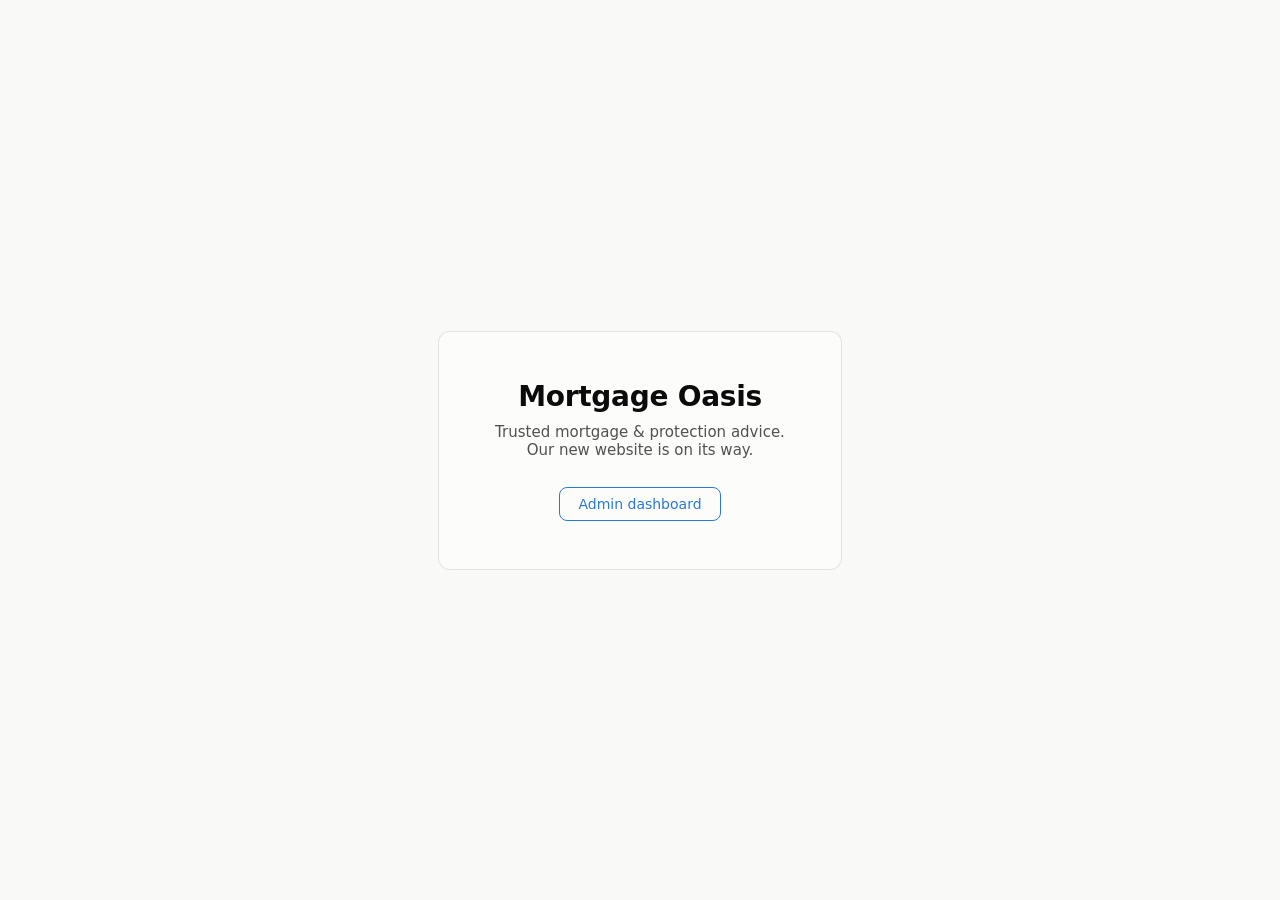
<file: index.html>
<!DOCTYPE html>
<html lang="en">
<head>
<meta charset="utf-8">
<meta name="viewport" content="width=device-width, initial-scale=1">
<meta name="robots" content="noindex">
<title>Mortgage Oasis</title>
<style>
  :root { color-scheme: light dark; }
  * { margin: 0; box-sizing: border-box; }
  body {
    font-family: system-ui, -apple-system, "Segoe UI", sans-serif;
    background: #f9f9f7; color: #0b0b0b;
    min-height: 100vh; display: grid; place-items: center;
  }
  @media (prefers-color-scheme: dark) {
    body { background: #0d0d0d; color: #ffffff; }
    .card { background: #1a1a19 !important; border-color: rgba(255,255,255,0.10) !important; }
    .muted { color: #c3c2b7 !important; }
  }
  .card {
    background: #fcfcfb; border: 1px solid rgba(11,11,11,0.10);
    border-radius: 12px; padding: 48px 56px; text-align: center; max-width: 460px;
  }
  h1 { font-size: 28px; font-weight: 650; letter-spacing: -0.01em; }
  .tagline { margin-top: 10px; font-size: 15px; }
  .muted { color: #52514e; }
  .admin-link {
    display: inline-block; margin-top: 28px; font-size: 14px; text-decoration: none;
    color: #2a78d6; border: 1px solid currentColor; border-radius: 8px; padding: 8px 18px;
  }
</style>
</head>
<body>
  <main class="card">
    <h1>Mortgage Oasis</h1>
    <p class="tagline muted">Trusted mortgage &amp; protection advice.<br>Our new website is on its way.</p>
    <!-- Placeholder landing page. Replace with the real site before go-live. -->
    <a class="admin-link" href="admin/">Admin dashboard</a>
  </main>
</body>
</html>
</file>
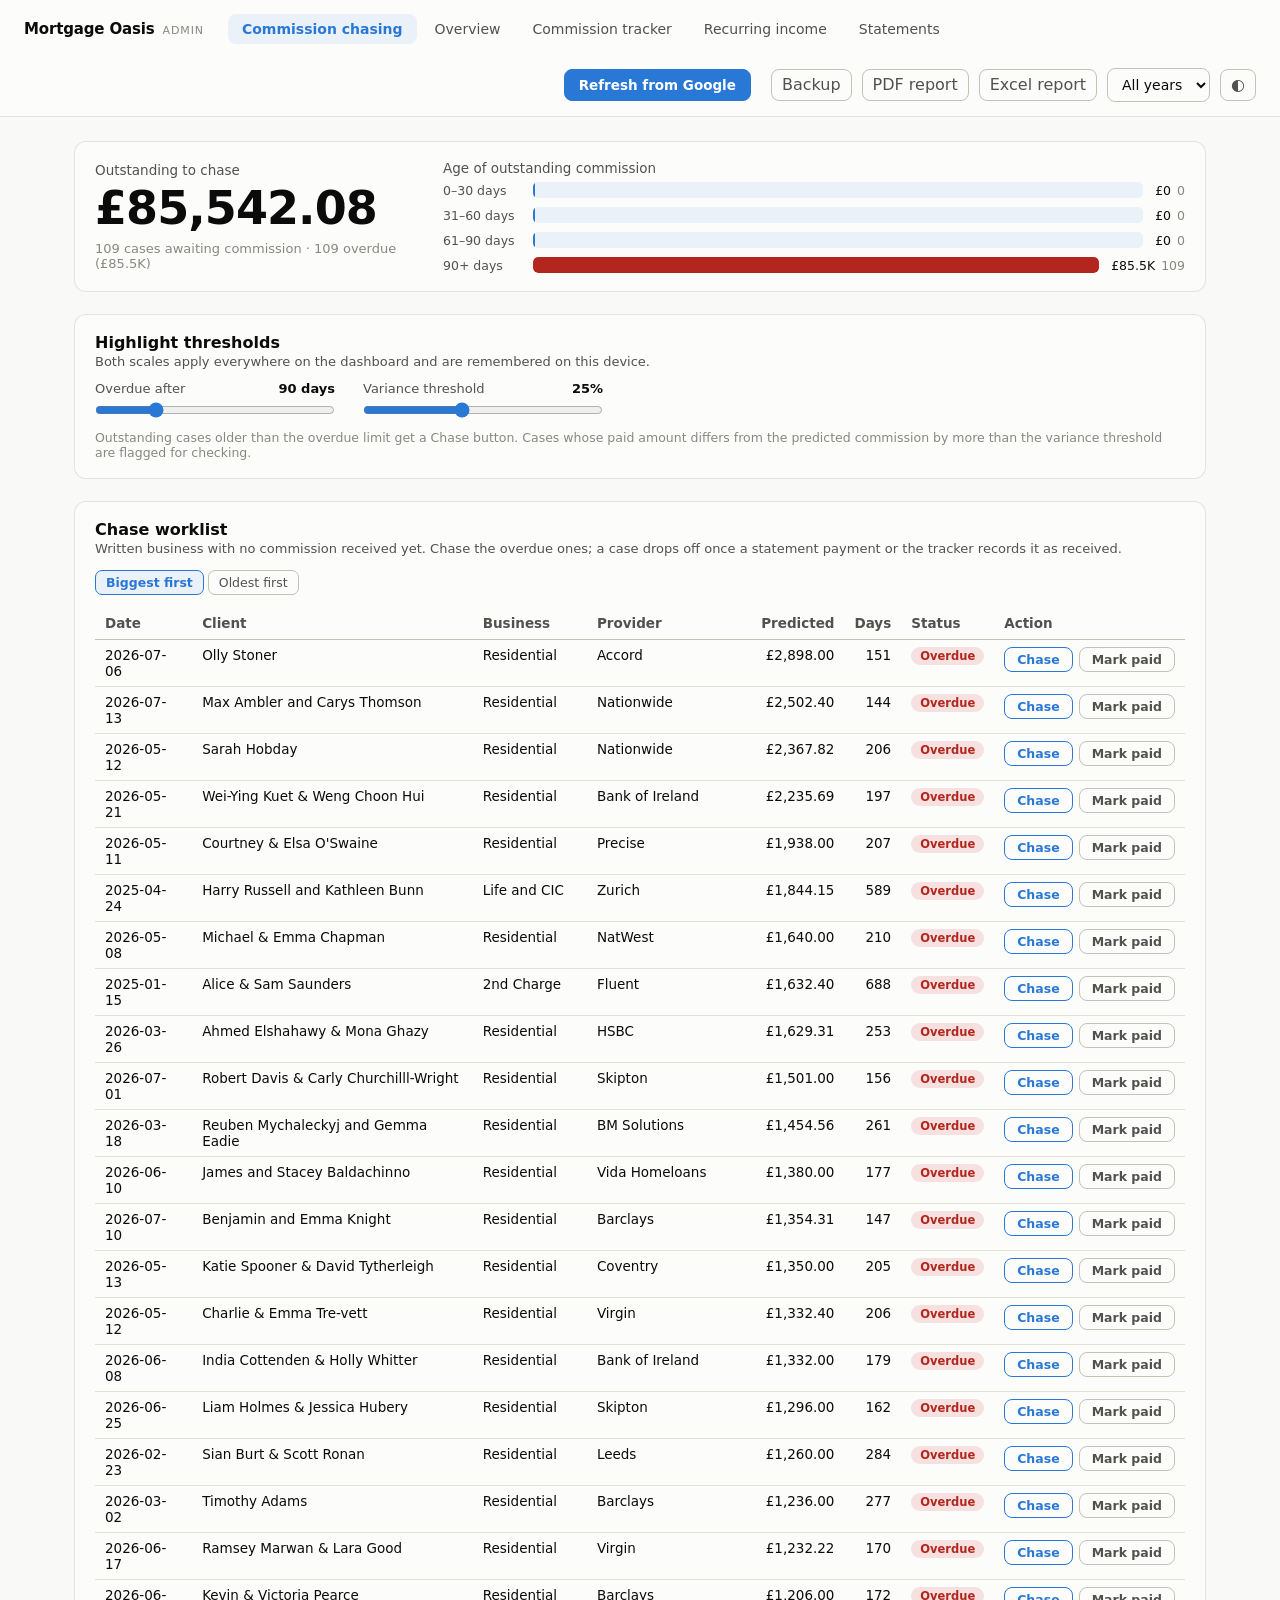
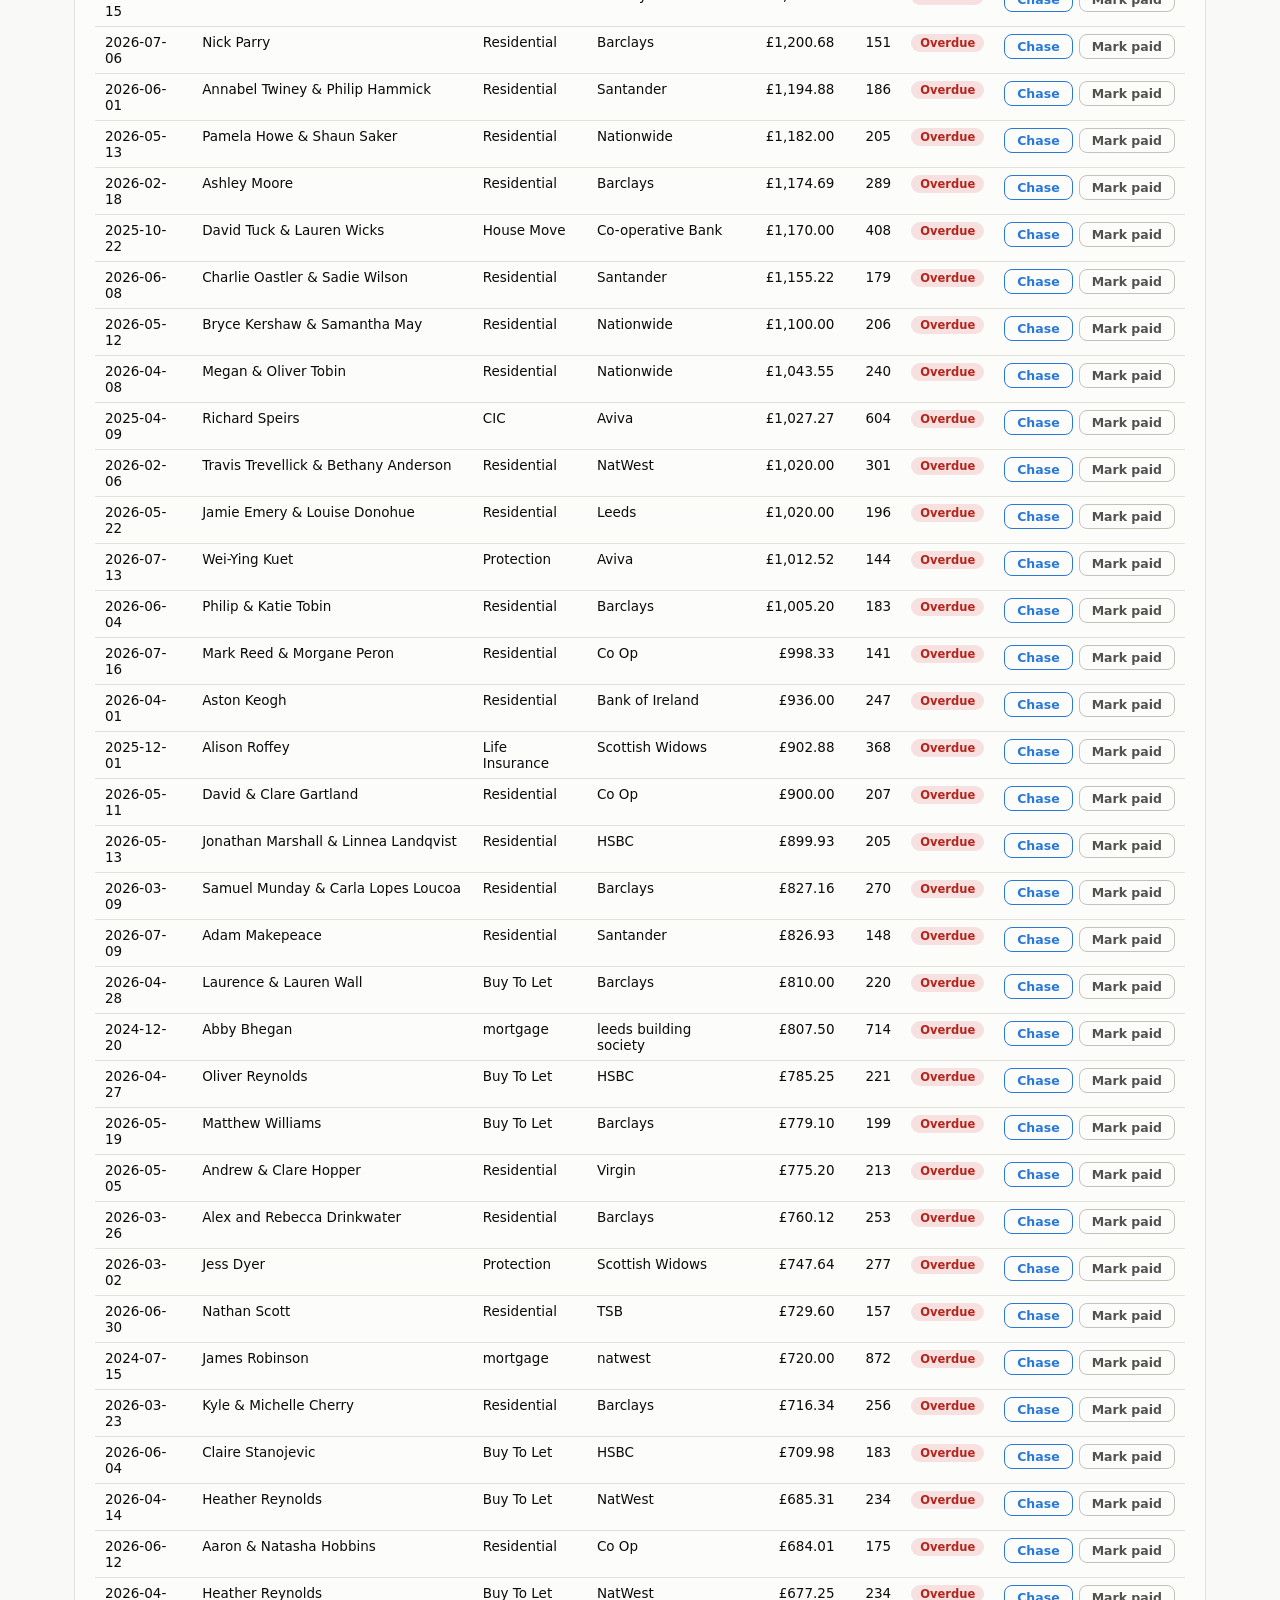
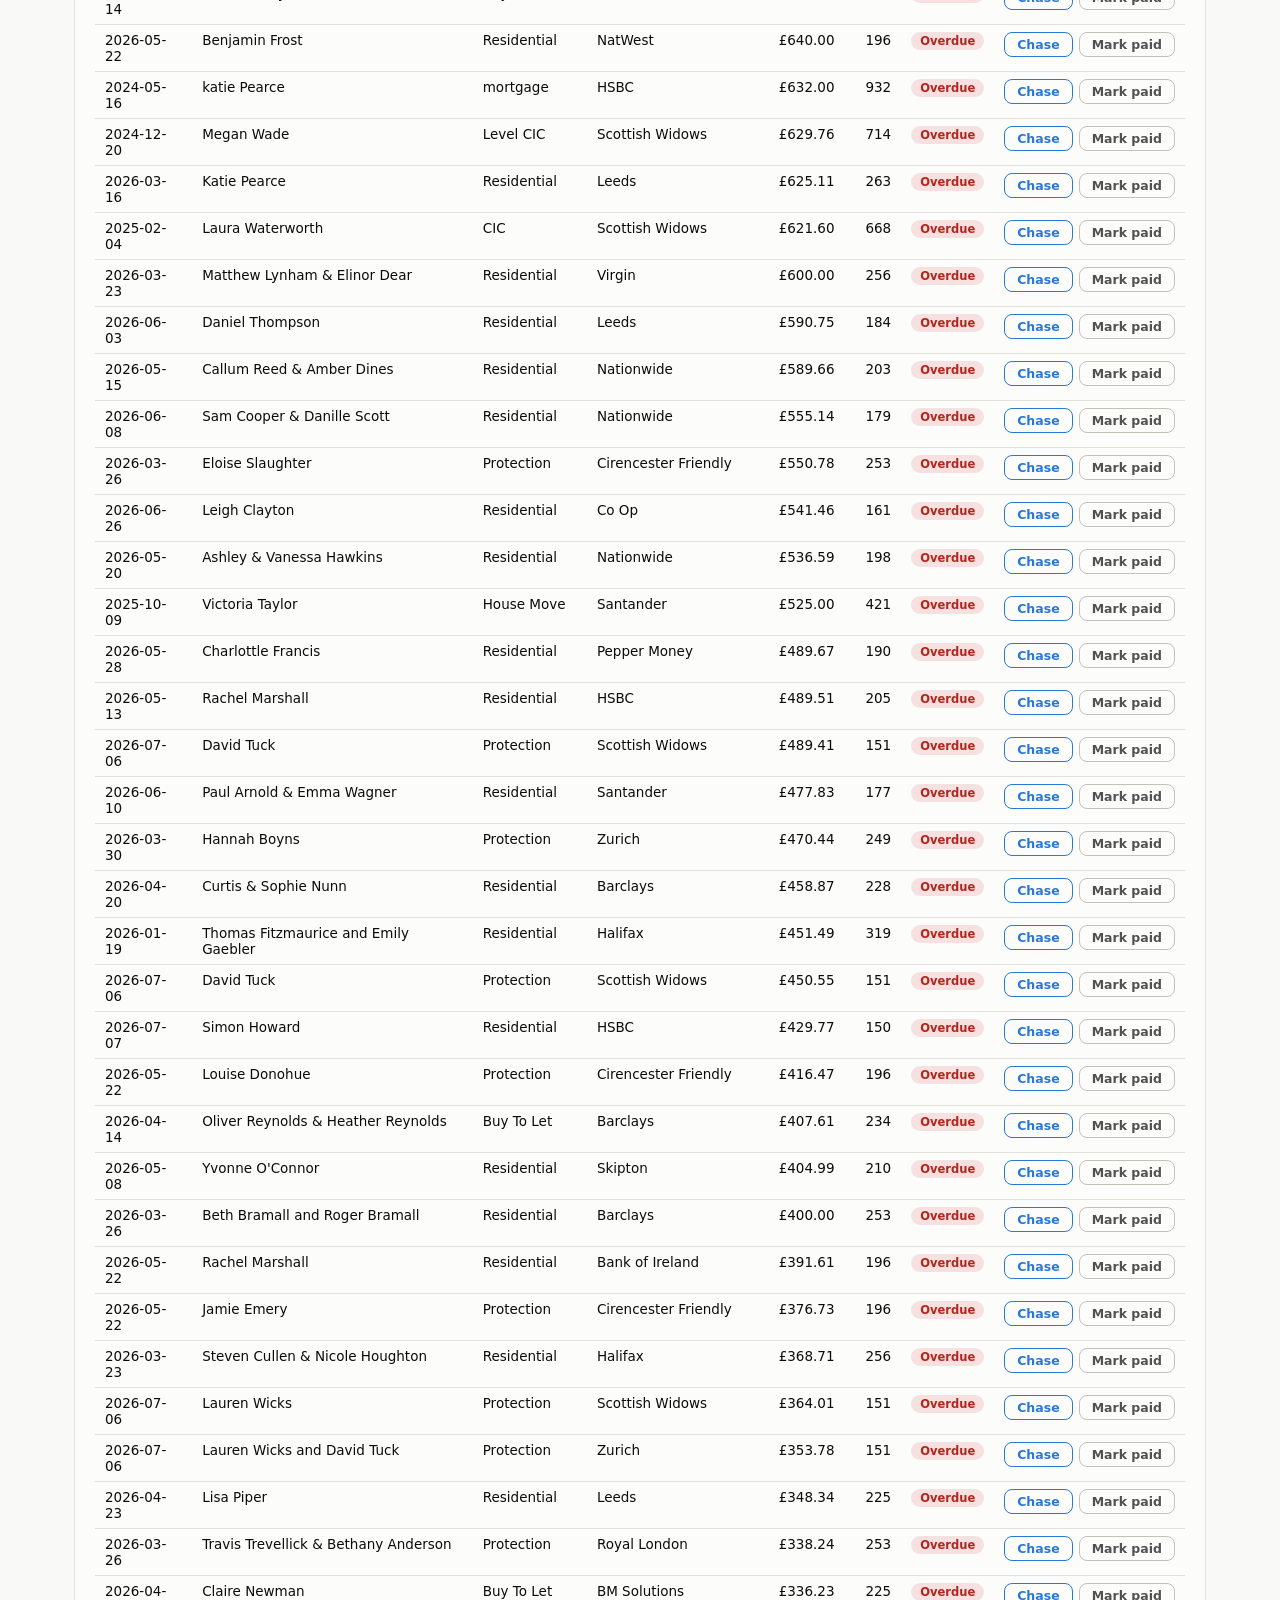
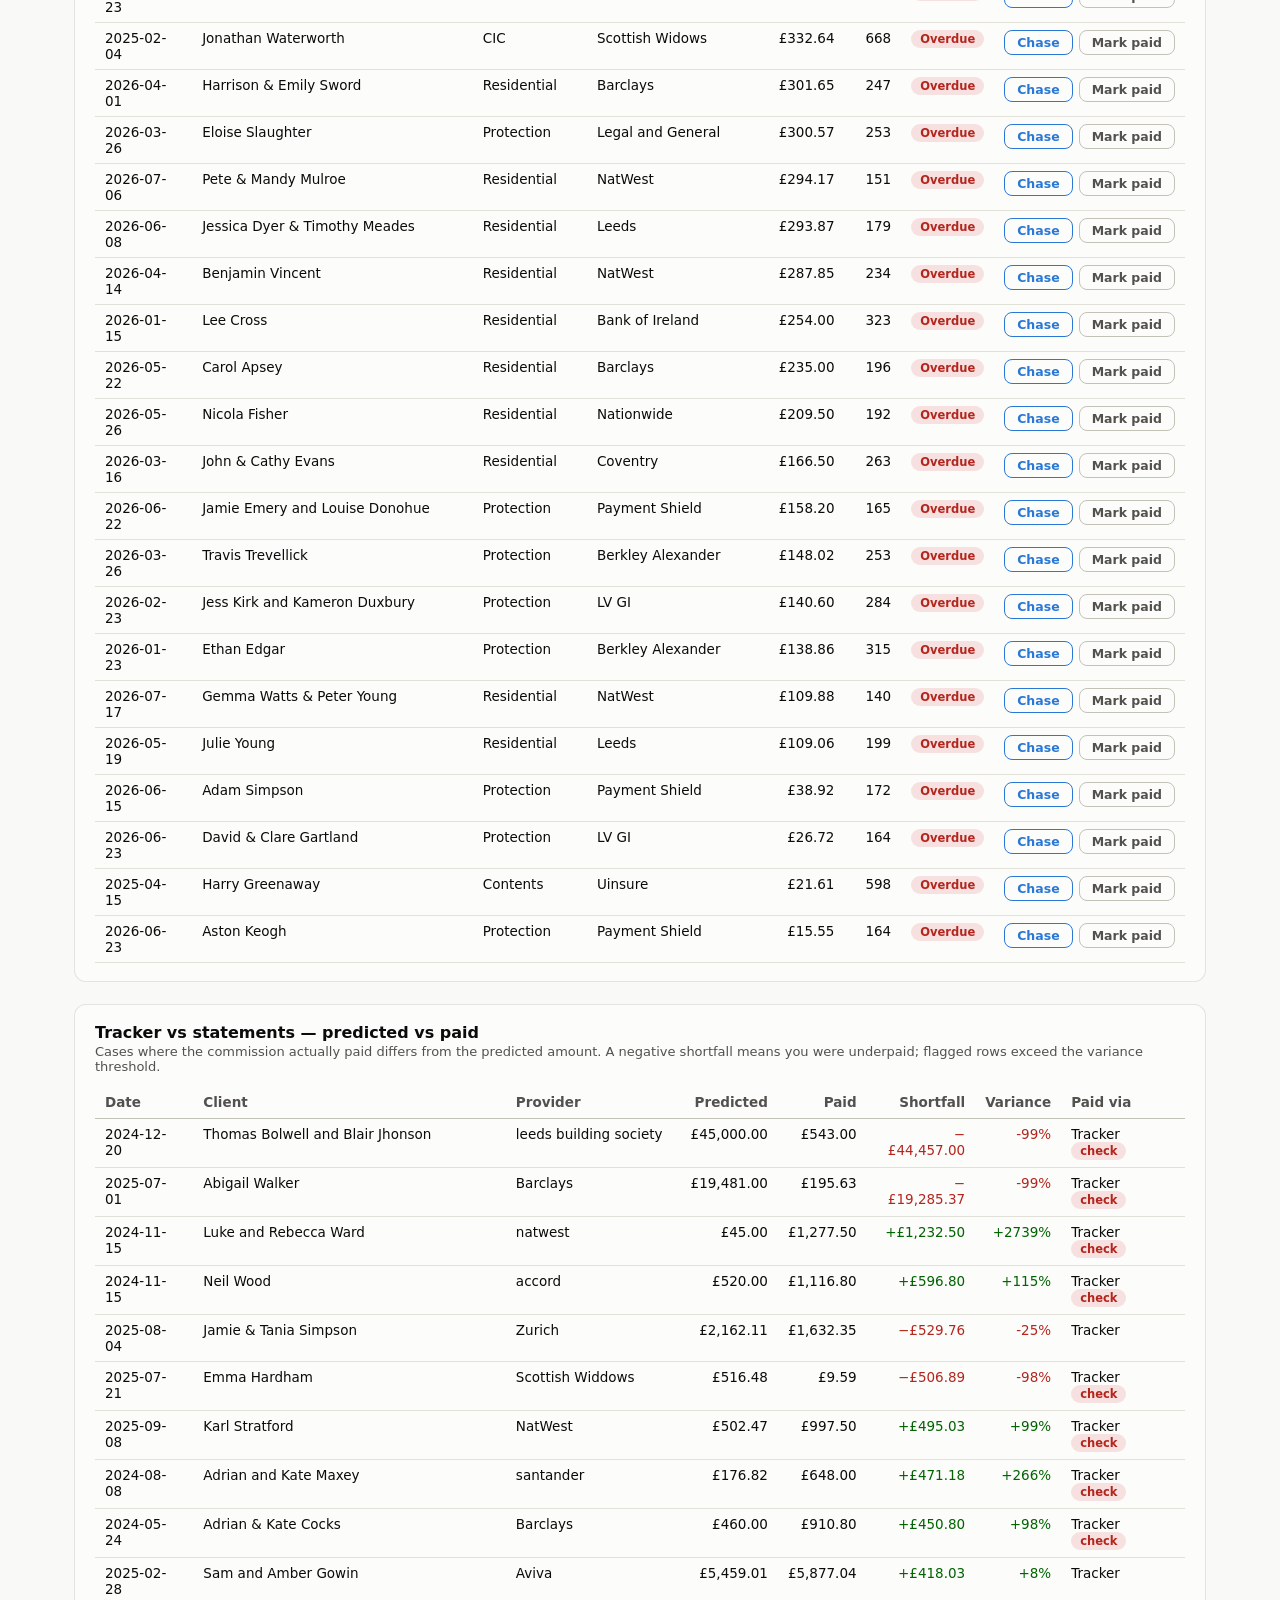
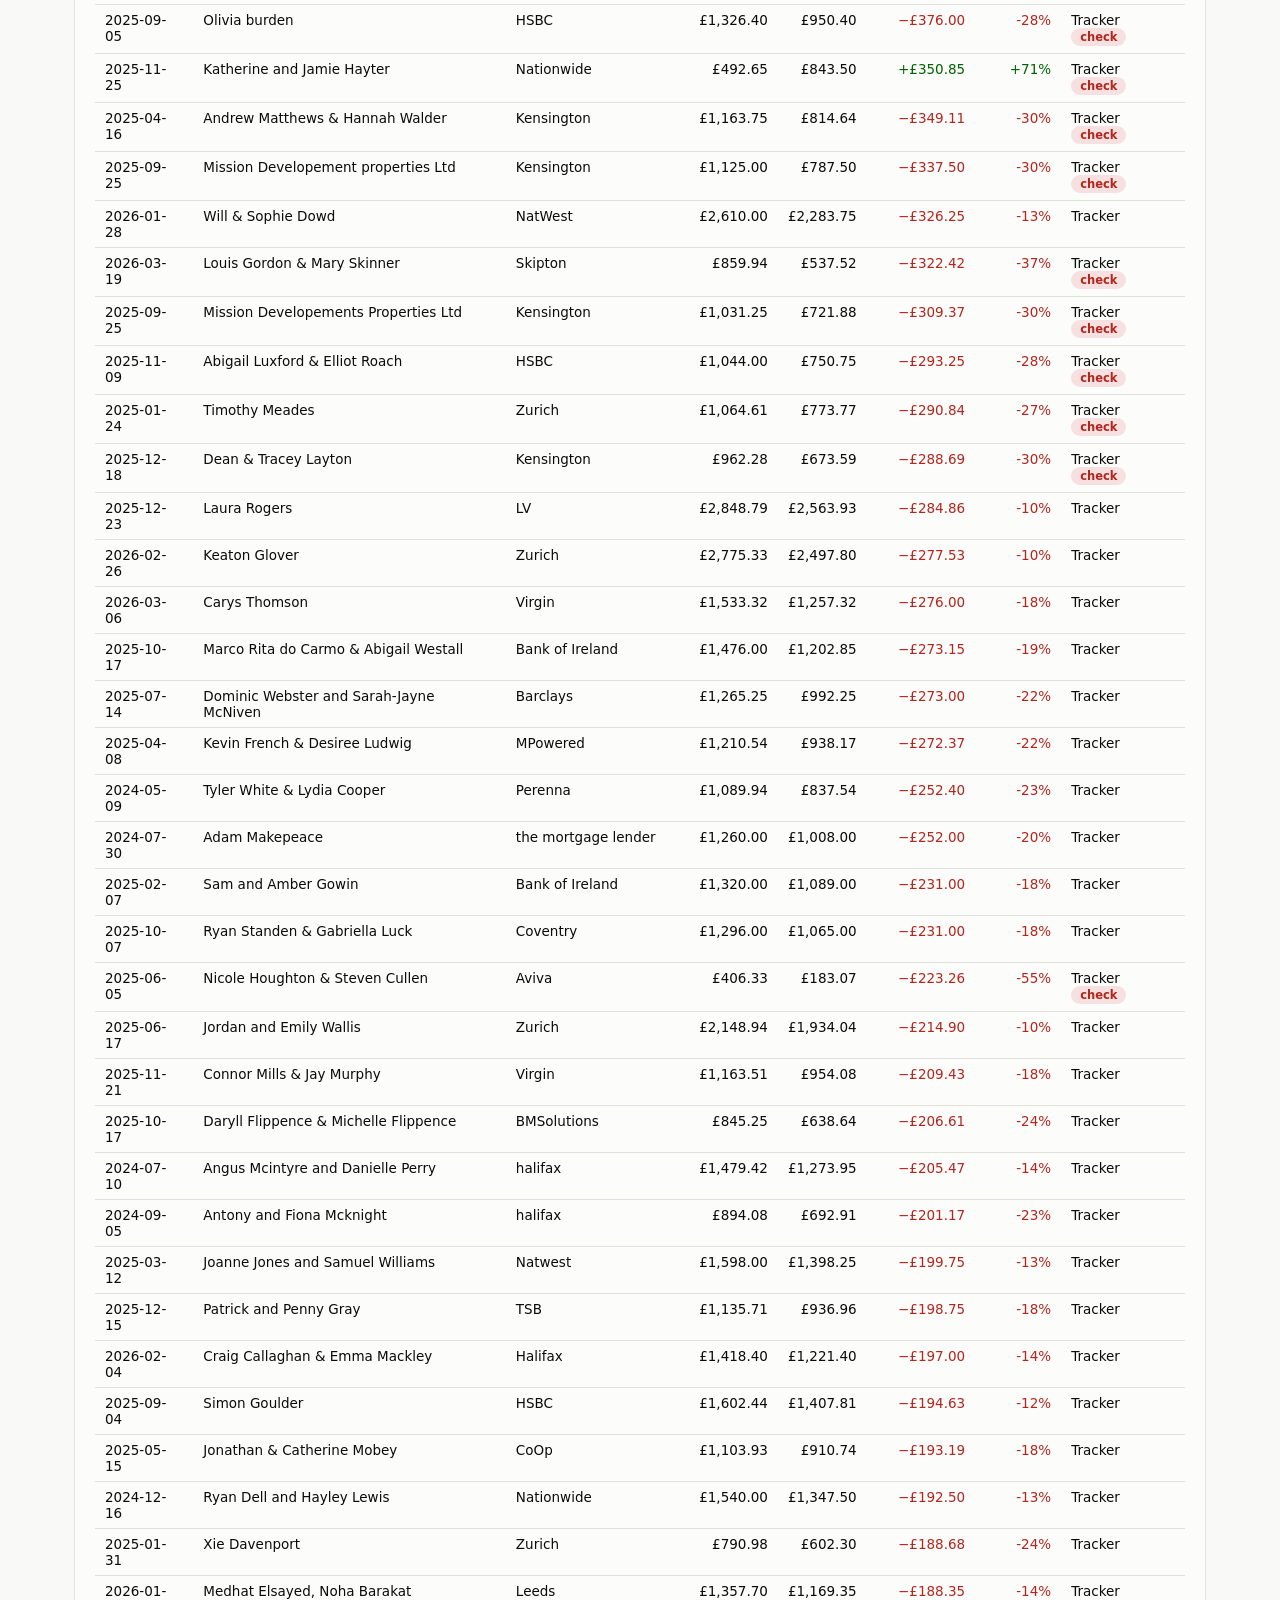
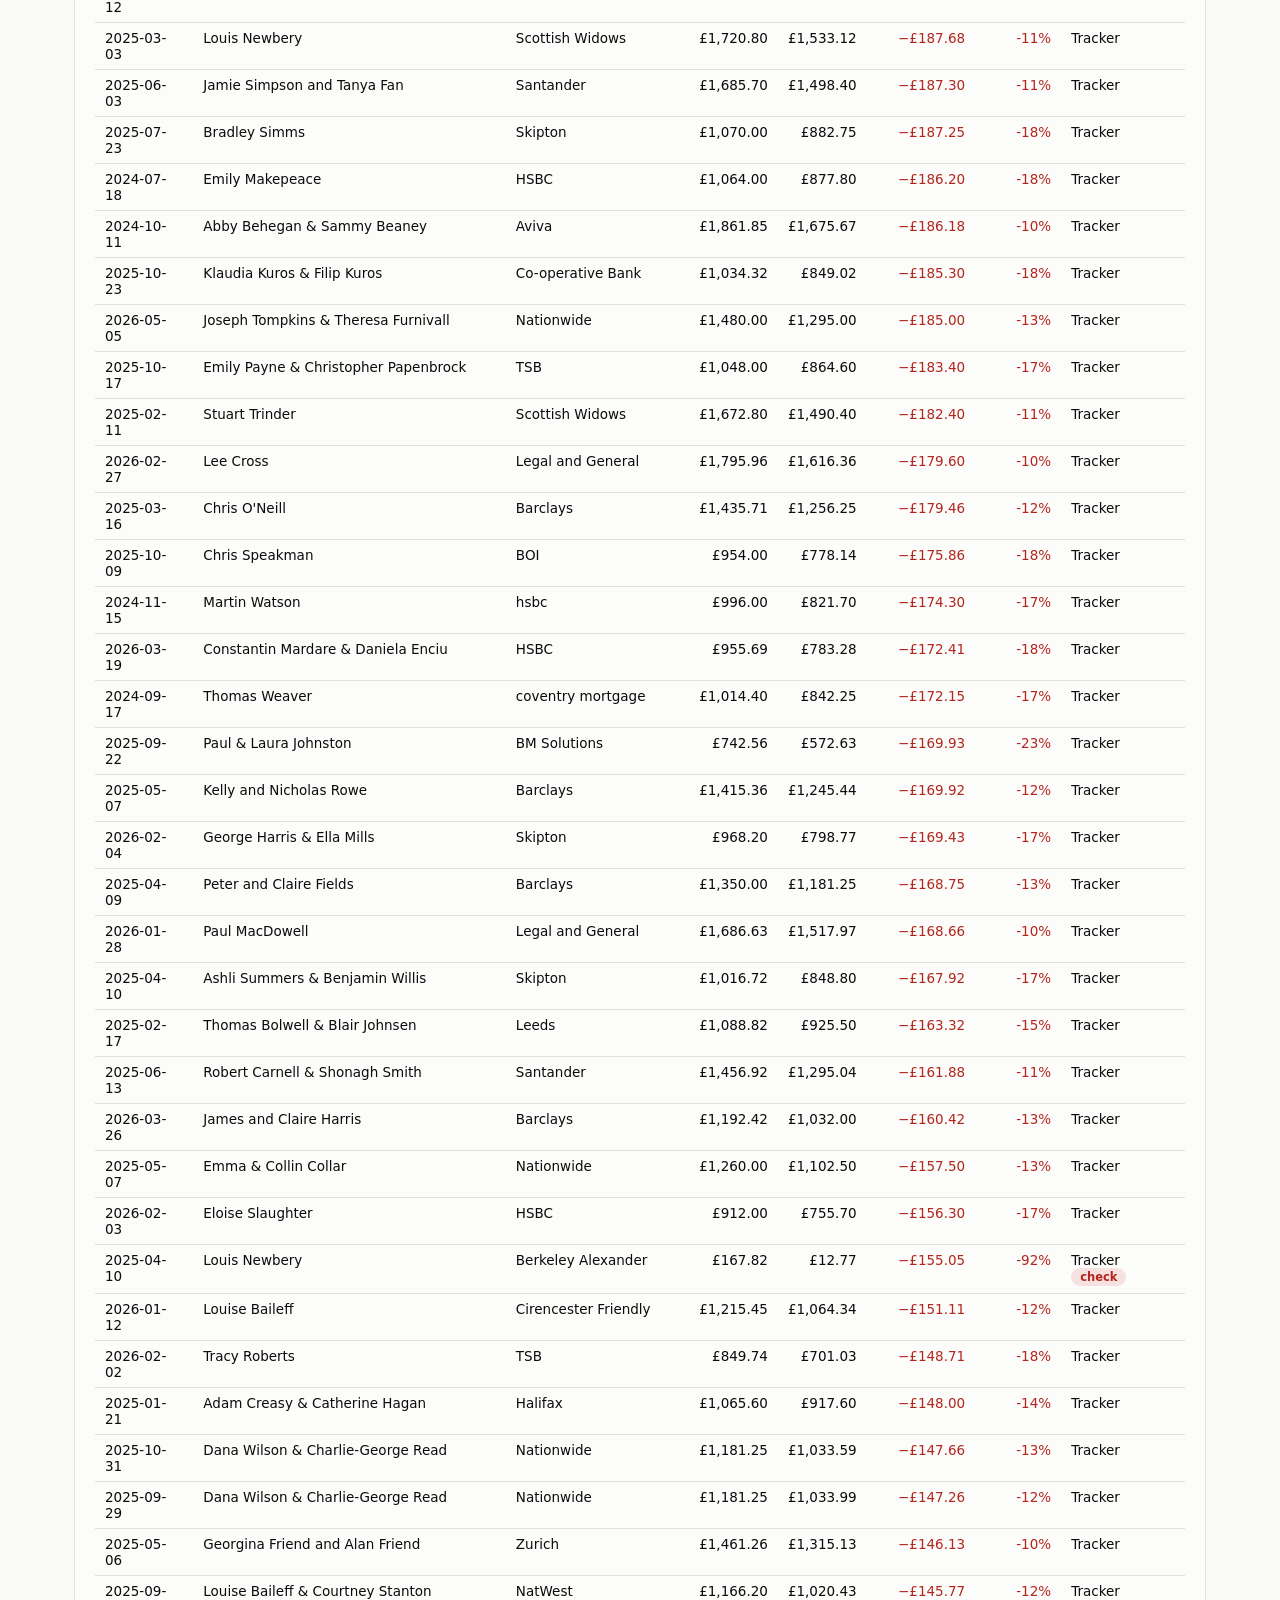
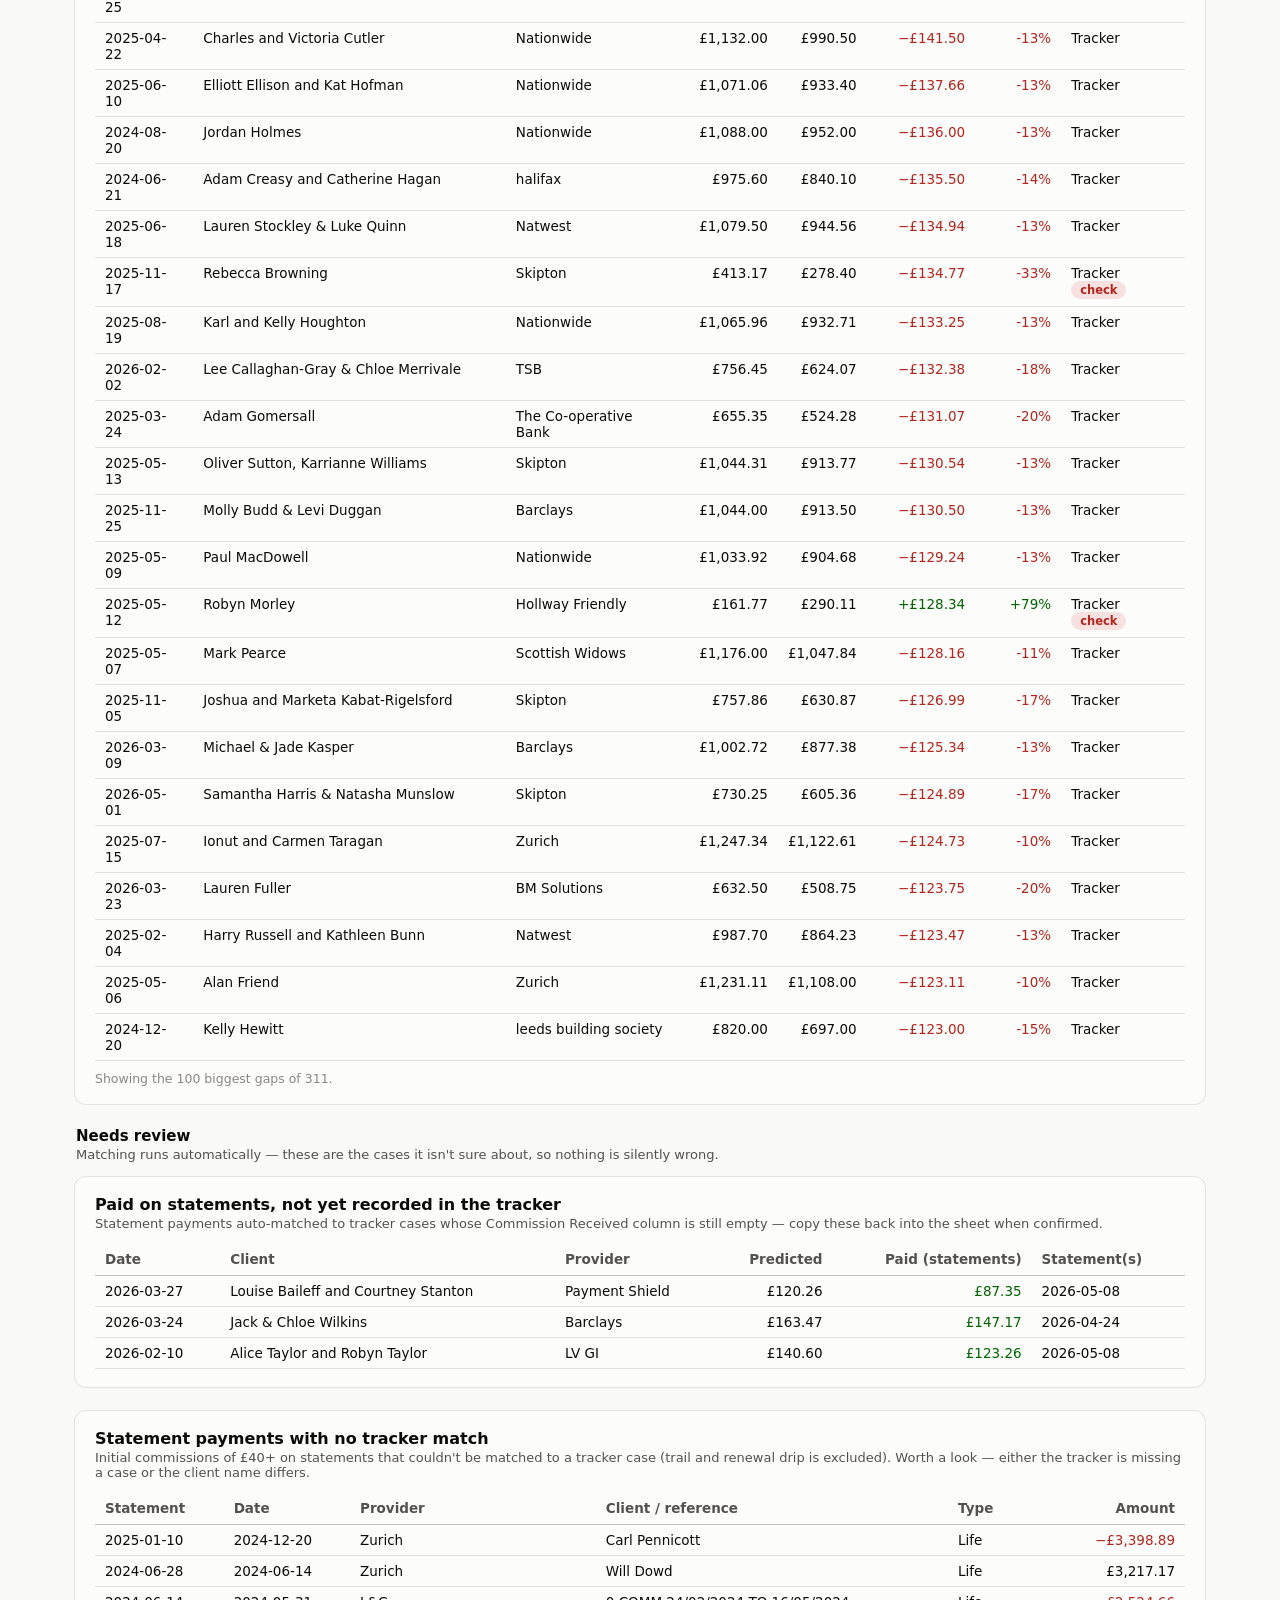
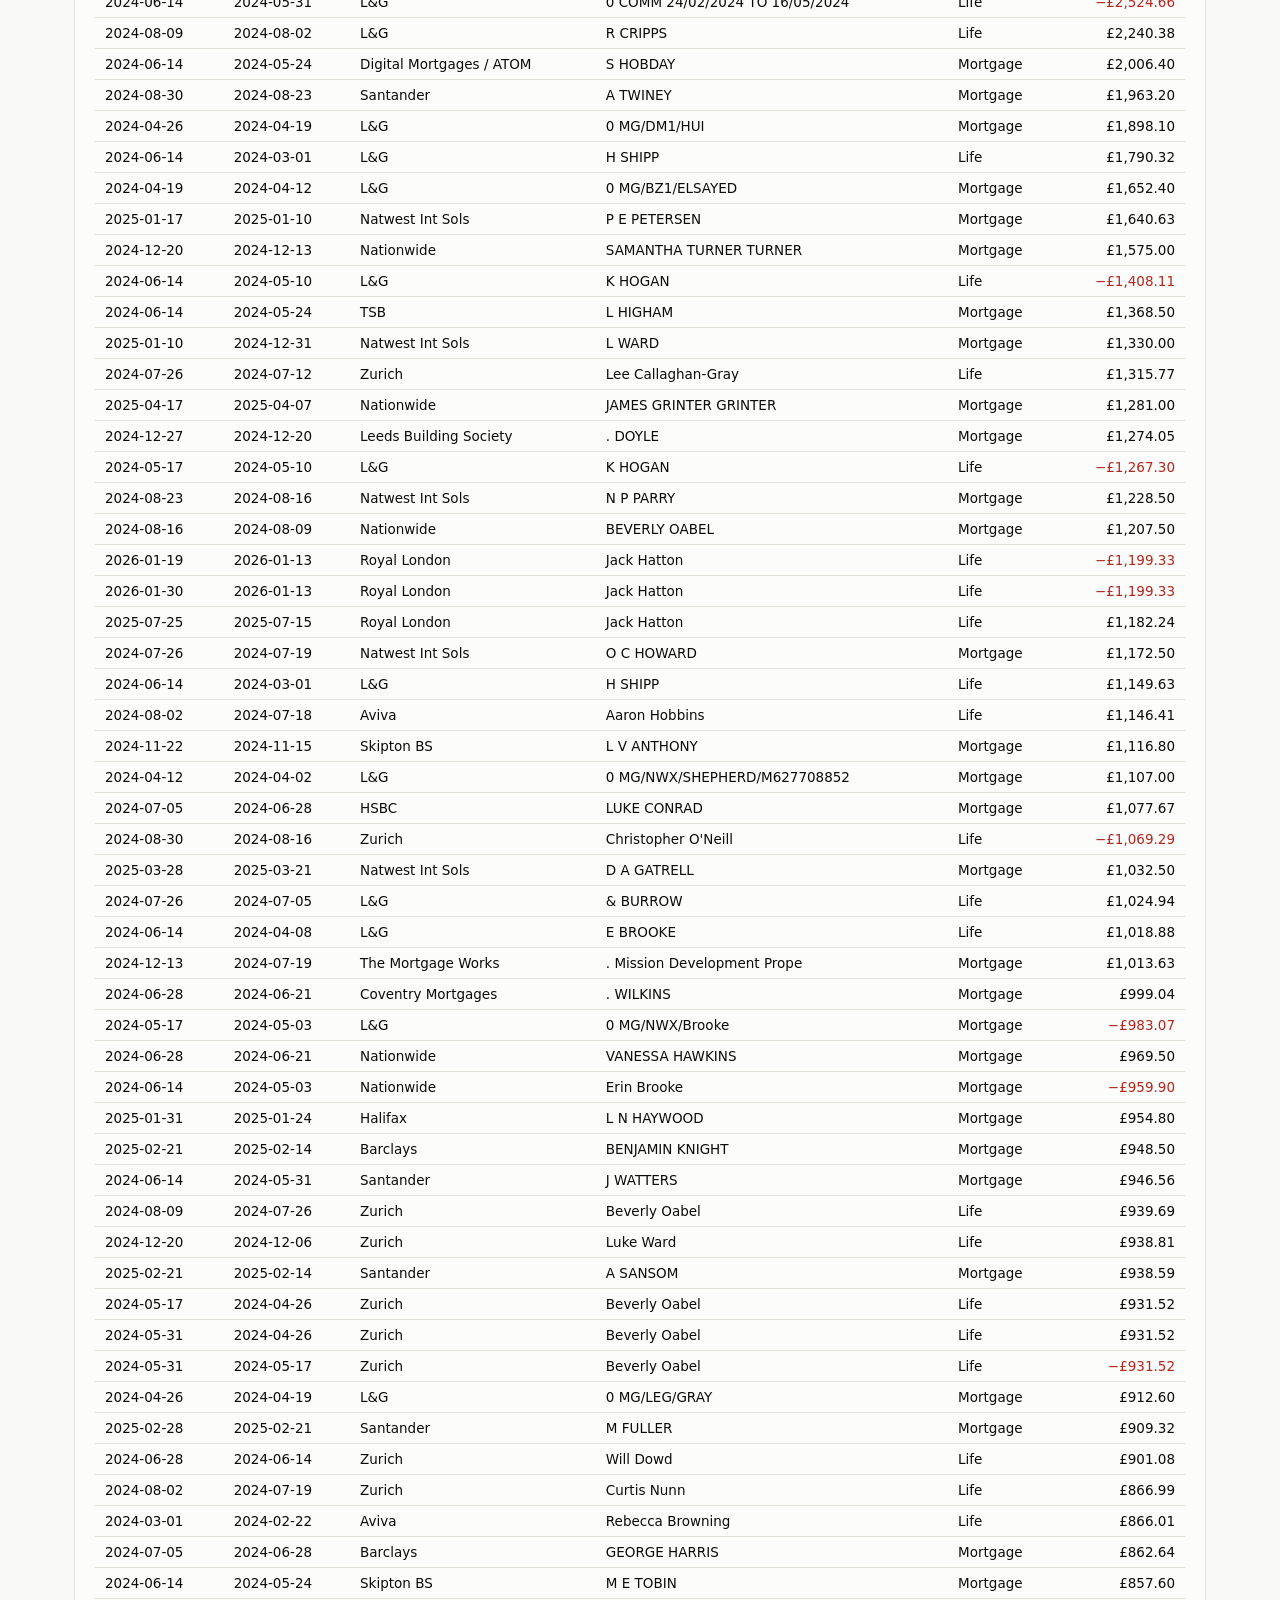
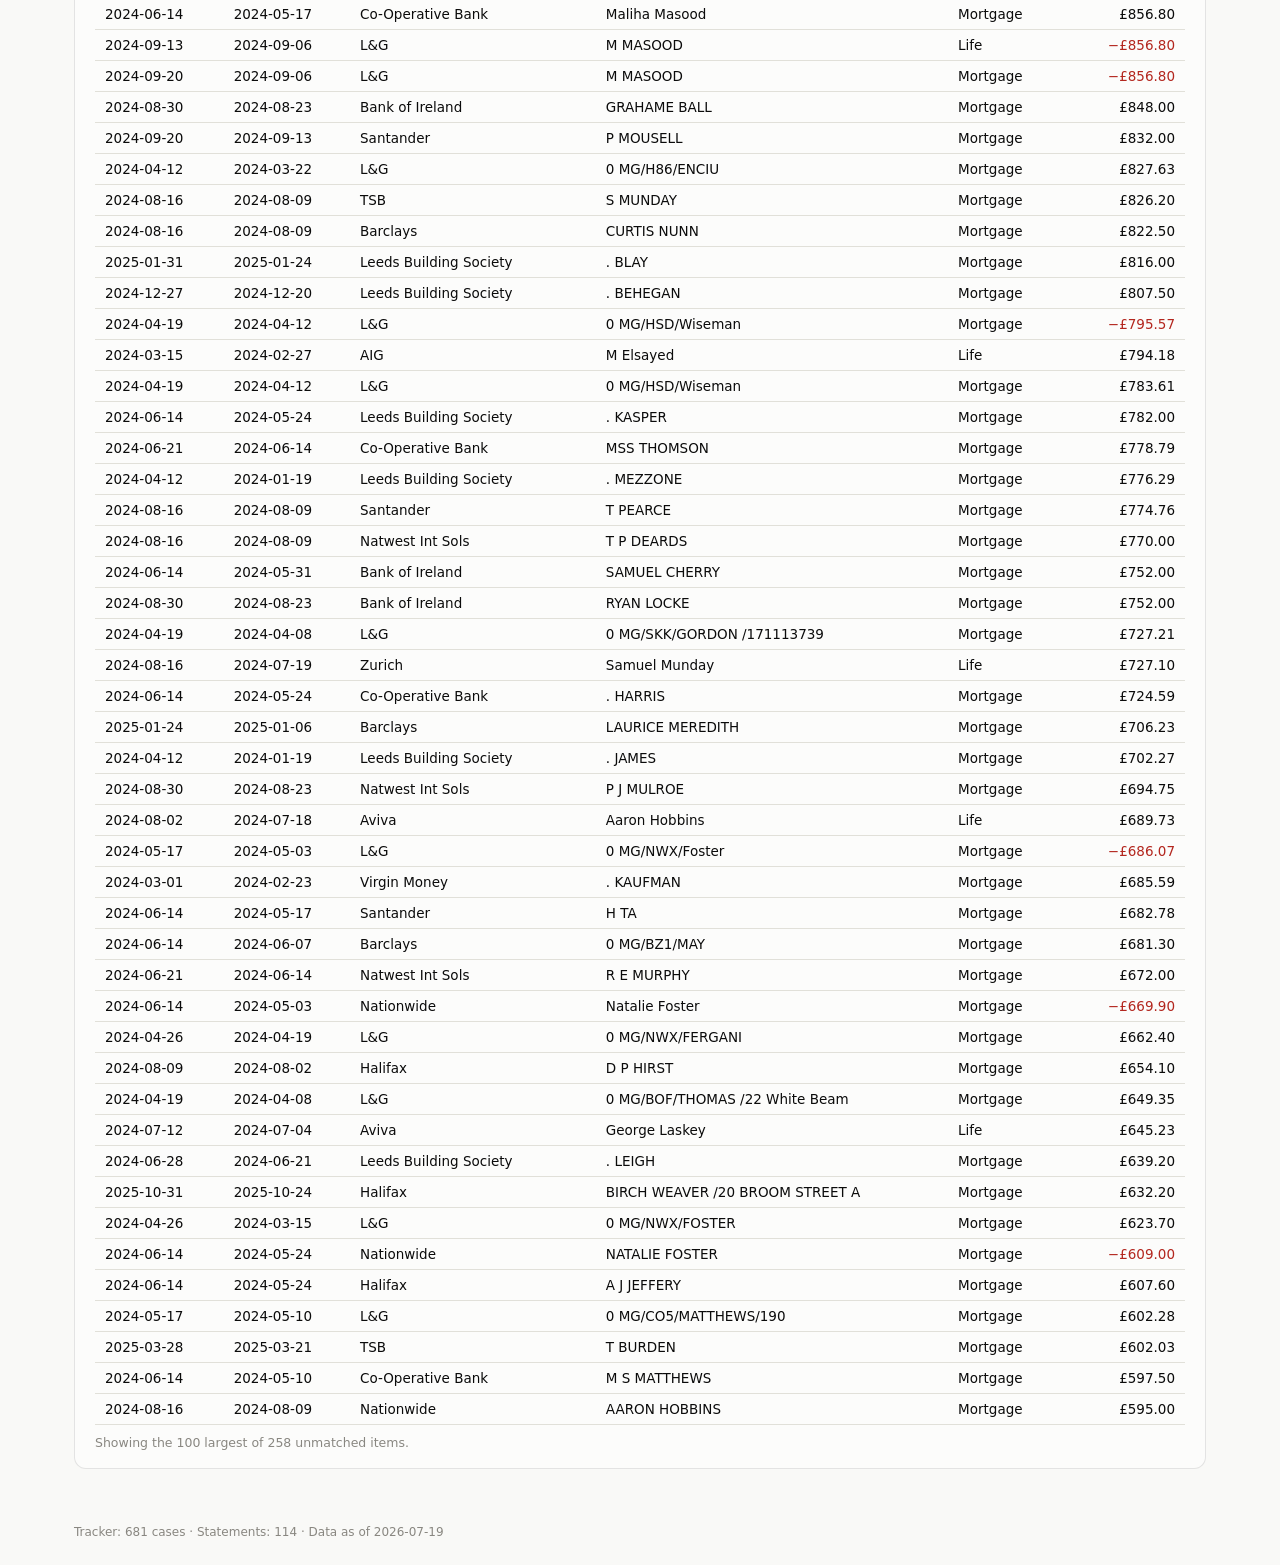
<file: admin/index.html>
<!DOCTYPE html>
<html lang="en">
<head>
<meta charset="utf-8">
<meta name="viewport" content="width=device-width, initial-scale=1">
<meta name="robots" content="noindex">
<title>Mortgage Oasis — Admin</title>
<link rel="stylesheet" href="assets/style.css">
<script src="assets/auth.js"></script>
</head>
<body>
<header class="topbar">
  <div class="brand">
    <span class="brand-name">Mortgage Oasis</span>
    <span class="brand-sub">Admin</span>
  </div>
  <nav class="tabs" id="tabs">
    <button class="tab active" data-view="reconciliation">Commission chasing</button>
    <button class="tab" data-view="overview">Overview</button>
    <button class="tab" data-view="tracker">Commission tracker</button>
    <button class="tab" data-view="recurring">Recurring income</button>
    <button class="tab" data-view="statements">Statements</button>
  </nav>
  <div class="topbar-right">
    <button id="refresh-btn" class="refresh-btn" title="Pull the latest Tracker and statements from Google">Refresh from Google</button>
    <span id="refresh-status" class="refresh-status"></span>
    <button id="backup-btn" class="icon-btn" title="Download a full backup (data + chase history + overrides) as JSON">Backup</button>
    <button id="report-btn" class="icon-btn" title="Open a formatted report to print or save as PDF">PDF report</button>
    <button id="report-xlsx-btn" class="icon-btn" title="Download a formatted Excel report (needs the local app)">Excel report</button>
    <select id="year-filter" class="select" aria-label="Year filter">
      <option value="all">All years</option>
    </select>
    <button id="theme-toggle" class="icon-btn" title="Toggle dark mode" aria-label="Toggle dark mode">◐</button>
  </div>
</header>

<main id="app">
  <section id="view-reconciliation" class="view active"></section>
  <section id="view-overview" class="view"></section>
  <section id="view-tracker" class="view"></section>
  <section id="view-recurring" class="view"></section>
  <section id="view-statements" class="view"></section>
  <p id="load-error" class="load-error" hidden>
    No dashboard data yet. Start the dashboard with <code>run-dashboard.bat</code>
    (Windows) or <code>python server.py</code>, then click
    <strong>Refresh from Google</strong> to pull your Tracker and statements.
    See <code>SETUP-WINDOWS.md</code> for the one-time Google connection.
  </p>
</main>

<footer class="pagefoot">
  <span id="data-meta"></span>
</footer>

<script src="assets/app.js"></script>
</body>
</html>
</file>
<file: admin/assets/style.css>
/* Mortgage Oasis admin dashboard styles.
   Color tokens follow the validated dataviz reference palette:
   series slots are fixed by role — 1 blue, 2 green, 3 magenta, 4 yellow. */

:root {
  color-scheme: light;
  --page: #f9f9f7;
  --surface: #fcfcfb;
  --ink: #0b0b0b;
  --ink-2: #52514e;
  --muted: #898781;
  --grid: #e1e0d9;
  --baseline: #c3c2b7;
  --border: rgba(11, 11, 11, 0.10);
  --accent: #2a78d6;
  --series-1: #2a78d6;  /* blue    — commission received / actuals */
  --series-2: #008300;  /* green   — commission written / predicted */
  --series-3: #e87ba4;  /* magenta */
  --series-4: #eda100;  /* yellow  */
  --good-text: #006300;
  --bad-text: #b3261e;
  --wash: rgba(42, 120, 214, 0.08);
}
:root[data-theme="dark"] {
  color-scheme: dark;
  --page: #0d0d0d;
  --surface: #1a1a19;
  --ink: #ffffff;
  --ink-2: #c3c2b7;
  --muted: #898781;
  --grid: #2c2c2a;
  --baseline: #383835;
  --border: rgba(255, 255, 255, 0.10);
  --accent: #3987e5;
  --series-1: #3987e5;
  --series-2: #008300;
  --series-3: #d55181;
  --series-4: #c98500;
  --good-text: #0ca30c;
  --bad-text: #e66767;
  --wash: rgba(57, 135, 229, 0.12);
}
@media (prefers-color-scheme: dark) {
  :root:not([data-theme="light"]) {
    color-scheme: dark;
    --page: #0d0d0d;
    --surface: #1a1a19;
    --ink: #ffffff;
    --ink-2: #c3c2b7;
    --muted: #898781;
    --grid: #2c2c2a;
    --baseline: #383835;
    --border: rgba(255, 255, 255, 0.10);
    --accent: #3987e5;
    --series-1: #3987e5;
    --series-2: #008300;
    --series-3: #d55181;
    --series-4: #c98500;
    --good-text: #0ca30c;
    --bad-text: #e66767;
    --wash: rgba(57, 135, 229, 0.12);
  }
}

* { margin: 0; box-sizing: border-box; }
html { font-size: 15px; }
body {
  font-family: system-ui, -apple-system, "Segoe UI", sans-serif;
  background: var(--page);
  color: var(--ink);
  min-height: 100vh;
  display: flex;
  flex-direction: column;
}

/* ---- chrome ---- */
.topbar {
  display: flex; align-items: center; gap: 24px; flex-wrap: wrap;
  padding: 14px 24px;
  background: var(--surface);
  border-bottom: 1px solid var(--border);
  position: sticky; top: 0; z-index: 20;
}
.brand { display: flex; align-items: baseline; gap: 8px; }
.brand-name { font-weight: 650; letter-spacing: -0.01em; }
.brand-sub {
  font-size: 11px; text-transform: uppercase; letter-spacing: 0.08em;
  color: var(--muted);
}
.tabs { display: flex; gap: 4px; }
.tab {
  font: inherit; font-size: 14px; color: var(--ink-2);
  background: none; border: none; border-radius: 8px;
  padding: 7px 14px; cursor: pointer;
}
.tab:hover { background: var(--wash); }
.tab.active { background: var(--wash); color: var(--accent); font-weight: 600; }
.topbar-right { margin-left: auto; display: flex; gap: 10px; align-items: center; }
.select, .search {
  font: inherit; font-size: 14px; color: var(--ink);
  background: var(--surface); border: 1px solid var(--baseline);
  border-radius: 8px; padding: 7px 10px;
}
.icon-btn {
  font: inherit; font-size: 16px; line-height: 1; cursor: pointer;
  color: var(--ink-2); background: none;
  border: 1px solid var(--baseline); border-radius: 8px; padding: 7px 10px;
}

#app { flex: 1; width: 100%; max-width: 1180px; margin: 0 auto; padding: 24px; }
.view { display: none; }
.view.active { display: block; }
.load-error { color: var(--bad-text); padding: 40px 0; }

/* ---- layout blocks ---- */
.tile-row {
  display: grid; gap: 14px;
  grid-template-columns: repeat(auto-fit, minmax(170px, 1fr));
  margin-bottom: 22px;
}
.tile {
  background: var(--surface); border: 1px solid var(--border);
  border-radius: 12px; padding: 16px 18px;
}
.tile .label { font-size: 13px; color: var(--ink-2); }
.tile .value { font-size: 26px; font-weight: 600; margin-top: 4px; }
.tile .delta { font-size: 12.5px; margin-top: 4px; color: var(--muted); }
.tile .delta.up { color: var(--good-text); }
.tile .delta.down { color: var(--bad-text); }

.card {
  background: var(--surface); border: 1px solid var(--border);
  border-radius: 12px; padding: 18px 20px; margin-bottom: 22px;
}
.card h2 { font-size: 16px; font-weight: 650; }
.card .sub { font-size: 13px; color: var(--ink-2); margin-top: 2px; }
.card-head { display: flex; align-items: baseline; gap: 14px; flex-wrap: wrap; margin-bottom: 12px; }
.card-head .spacer { flex: 1; }
.two-col {
  display: grid; grid-template-columns: minmax(0, 1fr) minmax(0, 1fr); gap: 22px;
}
@media (max-width: 860px) { .two-col { grid-template-columns: 1fr; } }

/* ---- legend ---- */
.legend { display: flex; gap: 16px; flex-wrap: wrap; font-size: 13px; color: var(--ink-2); }
.legend .key { display: inline-flex; align-items: center; gap: 6px; }
.legend .swatch { width: 10px; height: 10px; border-radius: 3px; display: inline-block; }

/* ---- charts ---- */
.chart-wrap { position: relative; overflow-x: auto; }
.chart-wrap svg { display: block; }
.chart-tip {
  position: absolute; pointer-events: none; z-index: 10;
  background: var(--surface); color: var(--ink);
  border: 1px solid var(--border); border-radius: 8px;
  box-shadow: 0 4px 14px rgba(0, 0, 0, 0.14);
  padding: 8px 11px; font-size: 12.5px; white-space: nowrap;
  opacity: 0; transition: opacity 80ms;
}
.chart-tip .tip-title { font-weight: 600; margin-bottom: 3px; }
.chart-tip .tip-row { display: flex; align-items: center; gap: 6px; color: var(--ink-2); }
.chart-tip .tip-row b { color: var(--ink); font-weight: 600; margin-left: auto; padding-left: 12px; }

/* ---- tables ---- */
.table-scroll { overflow-x: auto; }
table.data {
  width: 100%; border-collapse: collapse; font-size: 13.5px;
}
table.data th {
  text-align: left; font-weight: 600; color: var(--ink-2);
  border-bottom: 1px solid var(--baseline);
  padding: 8px 10px; white-space: nowrap; cursor: default;
}
table.data td {
  padding: 7px 10px; border-bottom: 1px solid var(--grid);
  vertical-align: top;
}
table.data td.num, table.data th.num { text-align: right; font-variant-numeric: tabular-nums; }
table.data tr:hover td { background: var(--wash); }
table.data .pos { color: var(--good-text); }
table.data .neg { color: var(--bad-text); }
.badge {
  display: inline-block; font-size: 11.5px; font-weight: 600;
  border-radius: 999px; padding: 2px 9px; white-space: nowrap;
  background: var(--wash); color: var(--accent);
}
.badge.ok { background: rgba(12, 163, 12, 0.12); color: var(--good-text); }
.badge.wait { background: rgba(237, 161, 0, 0.15); color: var(--ink-2); }
.badge.bad { background: rgba(208, 59, 59, 0.14); color: var(--bad-text); }
.badge.stmt { background: rgba(27, 175, 122, 0.14); color: var(--good-text); }

/* threshold sliders */
.sliders { display: flex; gap: 28px; flex-wrap: wrap; }
.slider-block { min-width: 240px; }
.slider-block .slider-label { font-size: 13px; color: var(--ink-2); display: flex; justify-content: space-between; gap: 12px; }
.slider-block .slider-label b { color: var(--ink); }
.slider-block input[type="range"] { width: 100%; accent-color: var(--accent); margin-top: 6px; }
.slider-note { font-size: 12.5px; color: var(--muted); margin-top: 8px; }

.filters { display: flex; gap: 10px; flex-wrap: wrap; margin-bottom: 14px; }
.table-note { font-size: 12.5px; color: var(--muted); margin-top: 10px; }
.rowlink { cursor: pointer; }
.empty { color: var(--muted); padding: 18px 0; }

.section-title { font-size: 15px; font-weight: 650; margin: 6px 2px 2px; }
.section-note { font-size: 13px; color: var(--ink-2); margin: 0 2px 14px; }

/* hero: outstanding-to-chase + aging */
.hero {
  display: grid; grid-template-columns: minmax(240px, 320px) minmax(0, 1fr);
  gap: 28px; align-items: center;
}
@media (max-width: 720px) { .hero { grid-template-columns: 1fr; } }
.hero-figure { font-size: 46px; font-weight: 650; letter-spacing: -0.02em; line-height: 1.05; }
.hero-figure.zero { color: var(--good-text); }
.hero-label { font-size: 13.5px; color: var(--ink-2); margin-bottom: 6px; }
.hero-sub { font-size: 13px; color: var(--muted); margin-top: 8px; }
.aging { display: flex; flex-direction: column; gap: 9px; }
.aging-row { display: grid; grid-template-columns: 78px minmax(0, 1fr) auto; gap: 12px; align-items: center; }
.aging-name { font-size: 12.5px; color: var(--ink-2); white-space: nowrap; }
.aging-track { height: 16px; background: var(--wash); border-radius: 5px; overflow: hidden; }
.aging-bar { height: 100%; border-radius: 5px; background: var(--series-1); min-width: 2px; }
.aging-bar.overdue { background: var(--bad-text); }
.aging-val { font-size: 12.5px; font-variant-numeric: tabular-nums; color: var(--ink); white-space: nowrap; }
.aging-val .count { color: var(--muted); margin-left: 6px; }

/* small sort toggle */
.sort-btns { display: inline-flex; gap: 4px; }
.sort-btn {
  font: inherit; font-size: 12.5px; cursor: pointer; color: var(--ink-2);
  background: none; border: 1px solid var(--baseline); border-radius: 7px; padding: 4px 10px;
}
.sort-btn.active { background: var(--wash); color: var(--accent); border-color: var(--accent); font-weight: 600; }

/* refresh button + status */
.refresh-btn {
  font: inherit; font-size: 13.5px; font-weight: 600; cursor: pointer;
  color: #fff; background: var(--accent); border: 1px solid var(--accent);
  border-radius: 8px; padding: 7px 14px; white-space: nowrap;
}
.refresh-btn:hover { filter: brightness(1.05); }
.refresh-btn:disabled { opacity: 0.6; cursor: default; }
.refresh-status { font-size: 12.5px; color: var(--muted); white-space: nowrap; }
.refresh-status.err { color: var(--bad-text); }
.refresh-status.ok { color: var(--good-text); }

/* action cell keeps its buttons on one line */
.action-cell { white-space: nowrap; }
.action-cell .chase-btn + .chase-btn { margin-left: 6px; }
.chase-btn.quiet { color: var(--ink-2); border-color: var(--baseline); }
.chase-btn.quiet:hover { color: var(--accent); border-color: var(--accent); }

/* chase workflow */
.chase-btn {
  font: inherit; font-size: 12.5px; font-weight: 600; cursor: pointer;
  color: var(--accent); background: none;
  border: 1px solid var(--accent); border-radius: 8px; padding: 4px 12px;
  white-space: nowrap;
}
.chase-btn:hover { background: var(--wash); }
.chase-meta { display: block; font-size: 12px; color: var(--muted); margin-top: 3px; white-space: nowrap; }

/* GI toggle on the recurring tab */
.check-label {
  display: inline-flex; align-items: center; gap: 7px;
  font-size: 13.5px; color: var(--ink-2); cursor: pointer; user-select: none;
}
.check-label input { accent-color: var(--accent); width: 15px; height: 15px; }

.pagefoot {
  max-width: 1180px; margin: 0 auto; width: 100%;
  padding: 10px 24px 26px; font-size: 12px; color: var(--muted);
}
</file>
